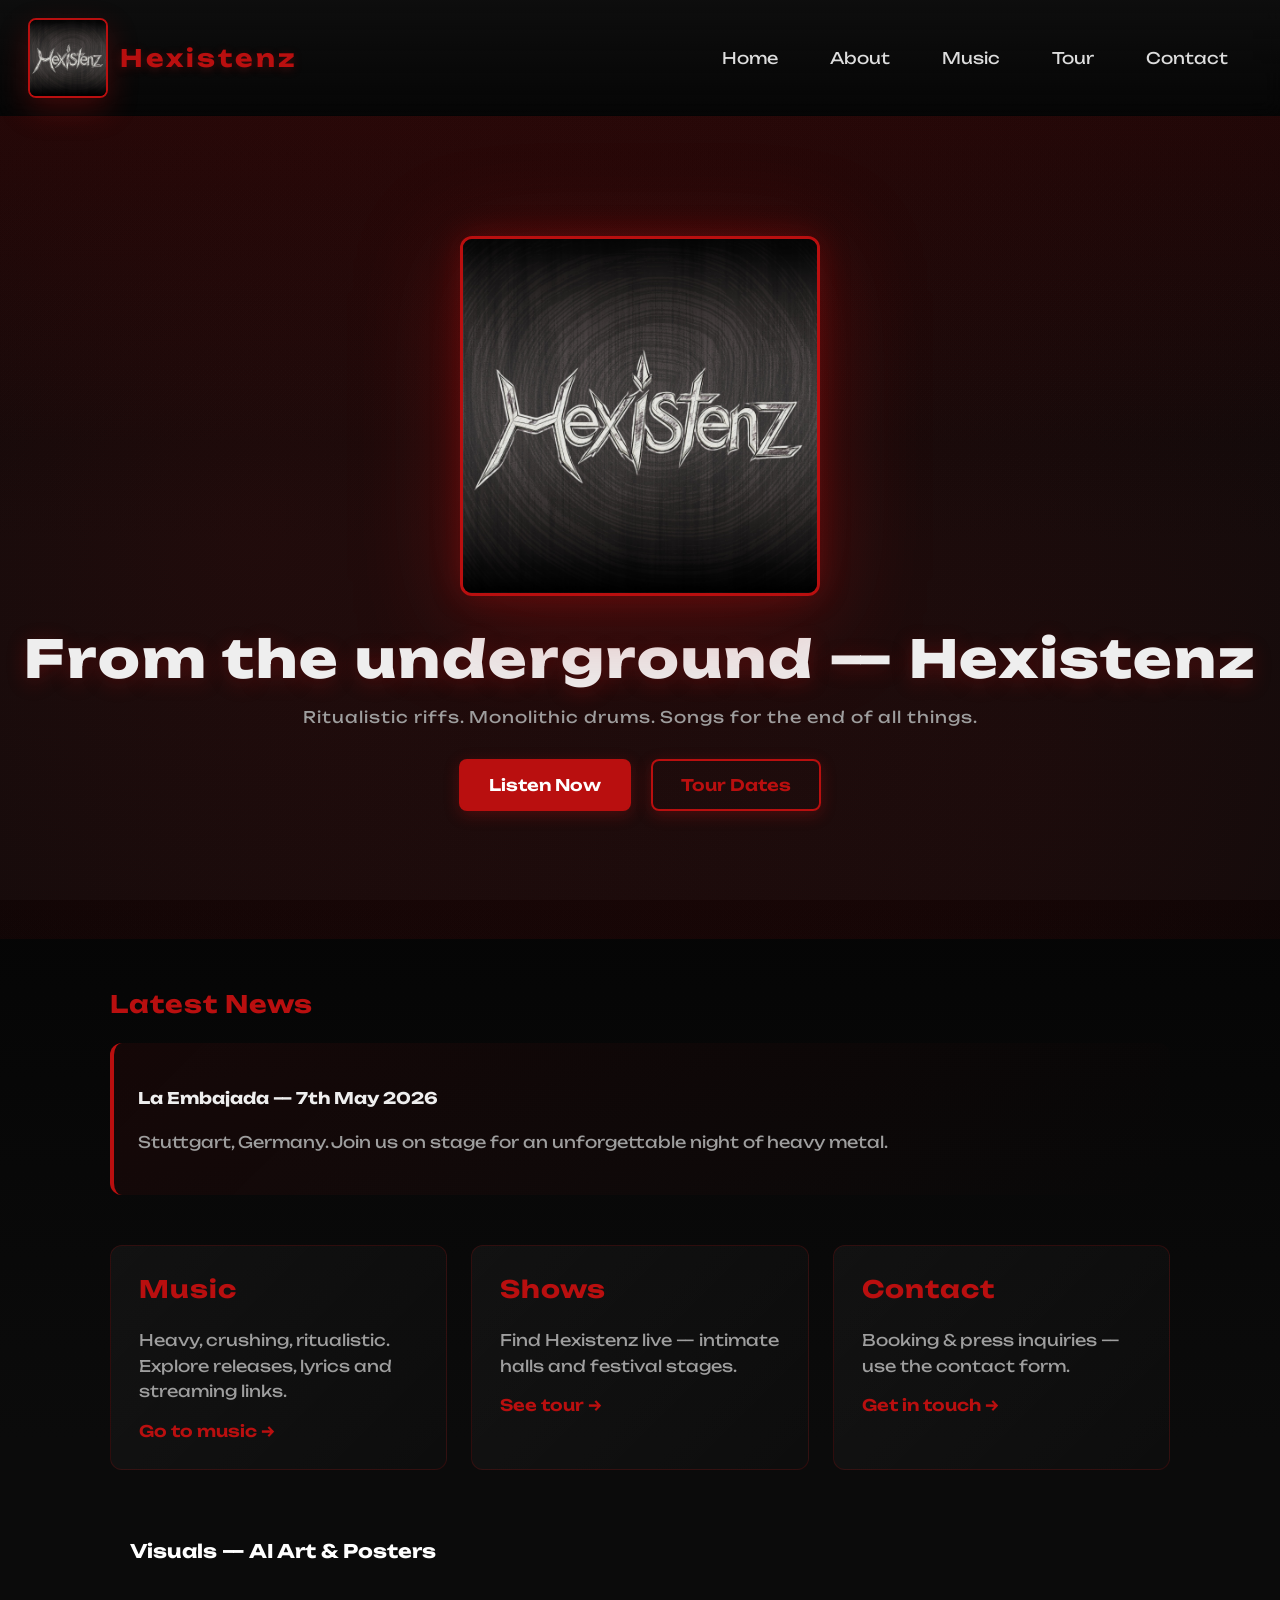
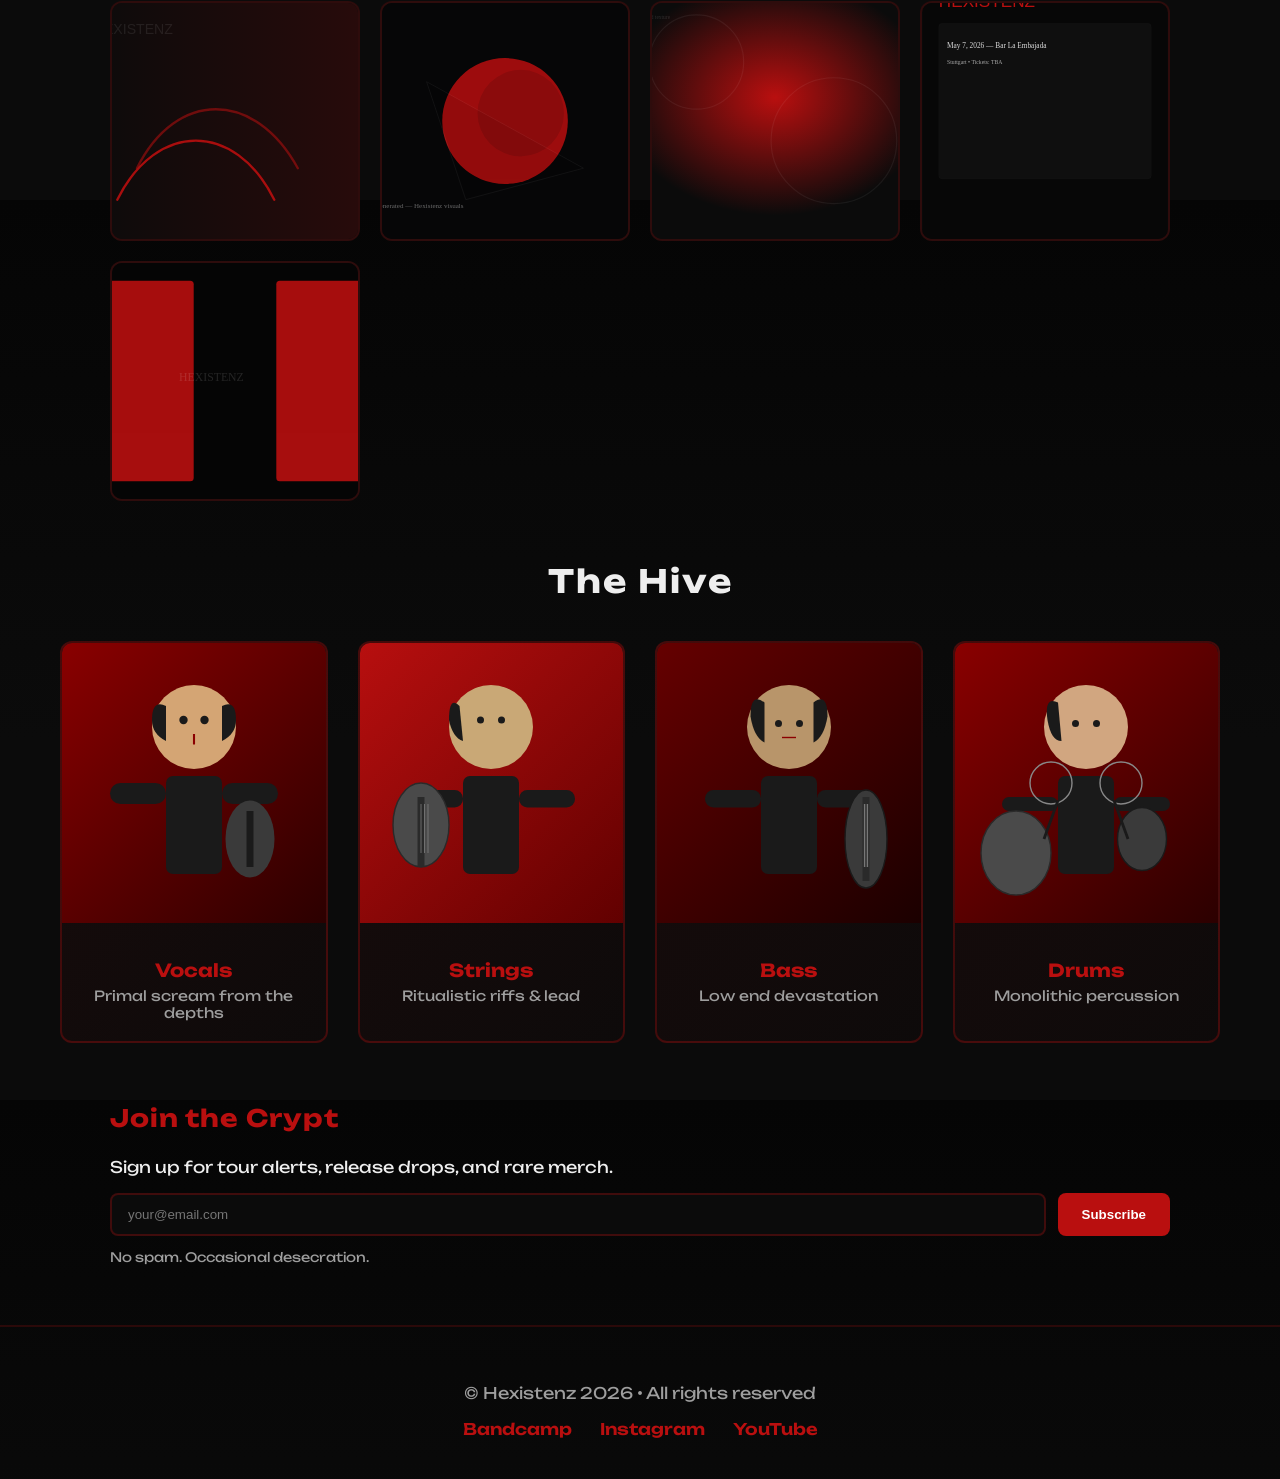
<file: index.html>
<!doctype html>
<html lang="en">
<head>
  <meta charset="utf-8">
  <meta name="viewport" content="width=device-width,initial-scale=1">
  <title>Hexistenz — Official</title>
  <link rel="stylesheet" href="css/styles.css">
  <meta name="description" content="Hexistenz — extreme metal from the abyss. Official band site: news, music, tour dates, merch and contact.">
  <link rel="icon" href="assets/resources/Hexistenz.jpeg">
</head>
<body>
  <header class="site-header">
    <div class="brand">
      <img src="assets/resources/Hexistenz.jpeg" alt="Hexistenz logo" class="logo">
      <h1>Hexistenz</h1>
    </div>
    <nav class="main-nav">
      <a href="index.html">Home</a>
      <a href="about.html">About</a>
      <a href="music.html">Music</a>
      <a href="tour.html">Tour</a>
      <a href="contact.html">Contact</a>
    </nav>
    <button class="nav-toggle" aria-label="Toggle navigation">☰</button>
  </header>

  <main>
    <section class="hero">
      <div class="hero-inner">
        <img class="hero-logo" src="assets/resources/Hexistenz.jpeg" alt="Hexistenz logo large">
        <h2>From the underground — Hexistenz</h2>
        <p class="tag">Ritualistic riffs. Monolithic drums. Songs for the end of all things.</p>
        <div class="cta">
          <a class="btn" href="music.html">Listen Now</a>
          <a class="btn ghost" href="tour.html">Tour Dates</a>
        </div>
      </div>
    </section>

    <section class="news">
      <h3>Latest News</h3>
      <article>
        <h4>La Embajada — 7th May 2026</h4>
        <p>Stuttgart, Germany. Join us on stage for an unforgettable night of heavy metal.</p>
      </article>
    </section>

    <section class="features">
      <div class="col">
        <h3>Music</h3>
        <p>Heavy, crushing, ritualistic. Explore releases, lyrics and streaming links.</p>
        <a href="music.html" class="link">Go to music →</a>
      </div>
      <div class="col">
        <h3>Shows</h3>
        <p>Find Hexistenz live — intimate halls and festival stages.</p>
        <a href="tour.html" class="link">See tour →</a>
      </div>
      <div class="col">
        <h3>Contact</h3>
        <p>Booking & press inquiries — use the contact form.</p>
        <a href="contact.html" class="link">Get in touch →</a>
      </div>
    </section>

    <section class="gallery">
      <h3 style="grid-column:1/-1;margin-left:20px;color:#fff">Visuals — AI Art & Posters</h3>
      <img src="assets/images/ai1.svg" alt="AI artwork 1">
      <img src="assets/images/ai2.svg" alt="AI artwork 2">
      <img src="assets/images/ai3.svg" alt="AI artwork 3">
      <img src="assets/images/generic1.svg" alt="Poster 1">
      <img src="assets/images/generic2.svg" alt="Poster 2">
    </section>

    <!-- Band Members -->
    <section class="band-members">
      <h3>The Hive</h3>
      <div class="members-grid">
        <div class="member-card">
          <img src="assets/images/band/vocalist.svg" alt="Vocalist" class="member-image">
          <div class="member-info">
            <h4>Vocals</h4>
            <p>Primal scream from the depths</p>
          </div>
        </div>
        <div class="member-card">
          <img src="assets/images/band/guitarist.svg" alt="Guitarist" class="member-image">
          <div class="member-info">
            <h4>Strings</h4>
            <p>Ritualistic riffs & lead</p>
          </div>
        </div>
        <div class="member-card">
          <img src="assets/images/band/bassist.svg" alt="Bassist" class="member-image">
          <div class="member-info">
            <h4>Bass</h4>
            <p>Low end devastation</p>
          </div>
        </div>
        <div class="member-card">
          <img src="assets/images/band/drummer.svg" alt="Drummer" class="member-image">
          <div class="member-info">
            <h4>Drums</h4>
            <p>Monolithic percussion</p>
          </div>
        </div>
      </div>
    </section>
    <section class="newsletter">
      <h3>Join the Crypt</h3>
      <p>Sign up for tour alerts, release drops, and rare merch.</p>
      <form id="newsletter">
        <input type="email" name="email" placeholder="your@email.com" required>
        <button type="submit">Subscribe</button>
      </form>
      <p class="muted">No spam. Occasional desecration.</p>
    </section>
  </main>

  <footer class="site-footer">
    <p>© Hexistenz 2026 • All rights reserved</p>
    <div class="social">
      <a href="#">Bandcamp</a>
      <a href="#">Instagram</a>
      <a href="#">YouTube</a>
    </div>
  </footer>

  <script src="js/script.js"></script>
</body>
</html>
</file>
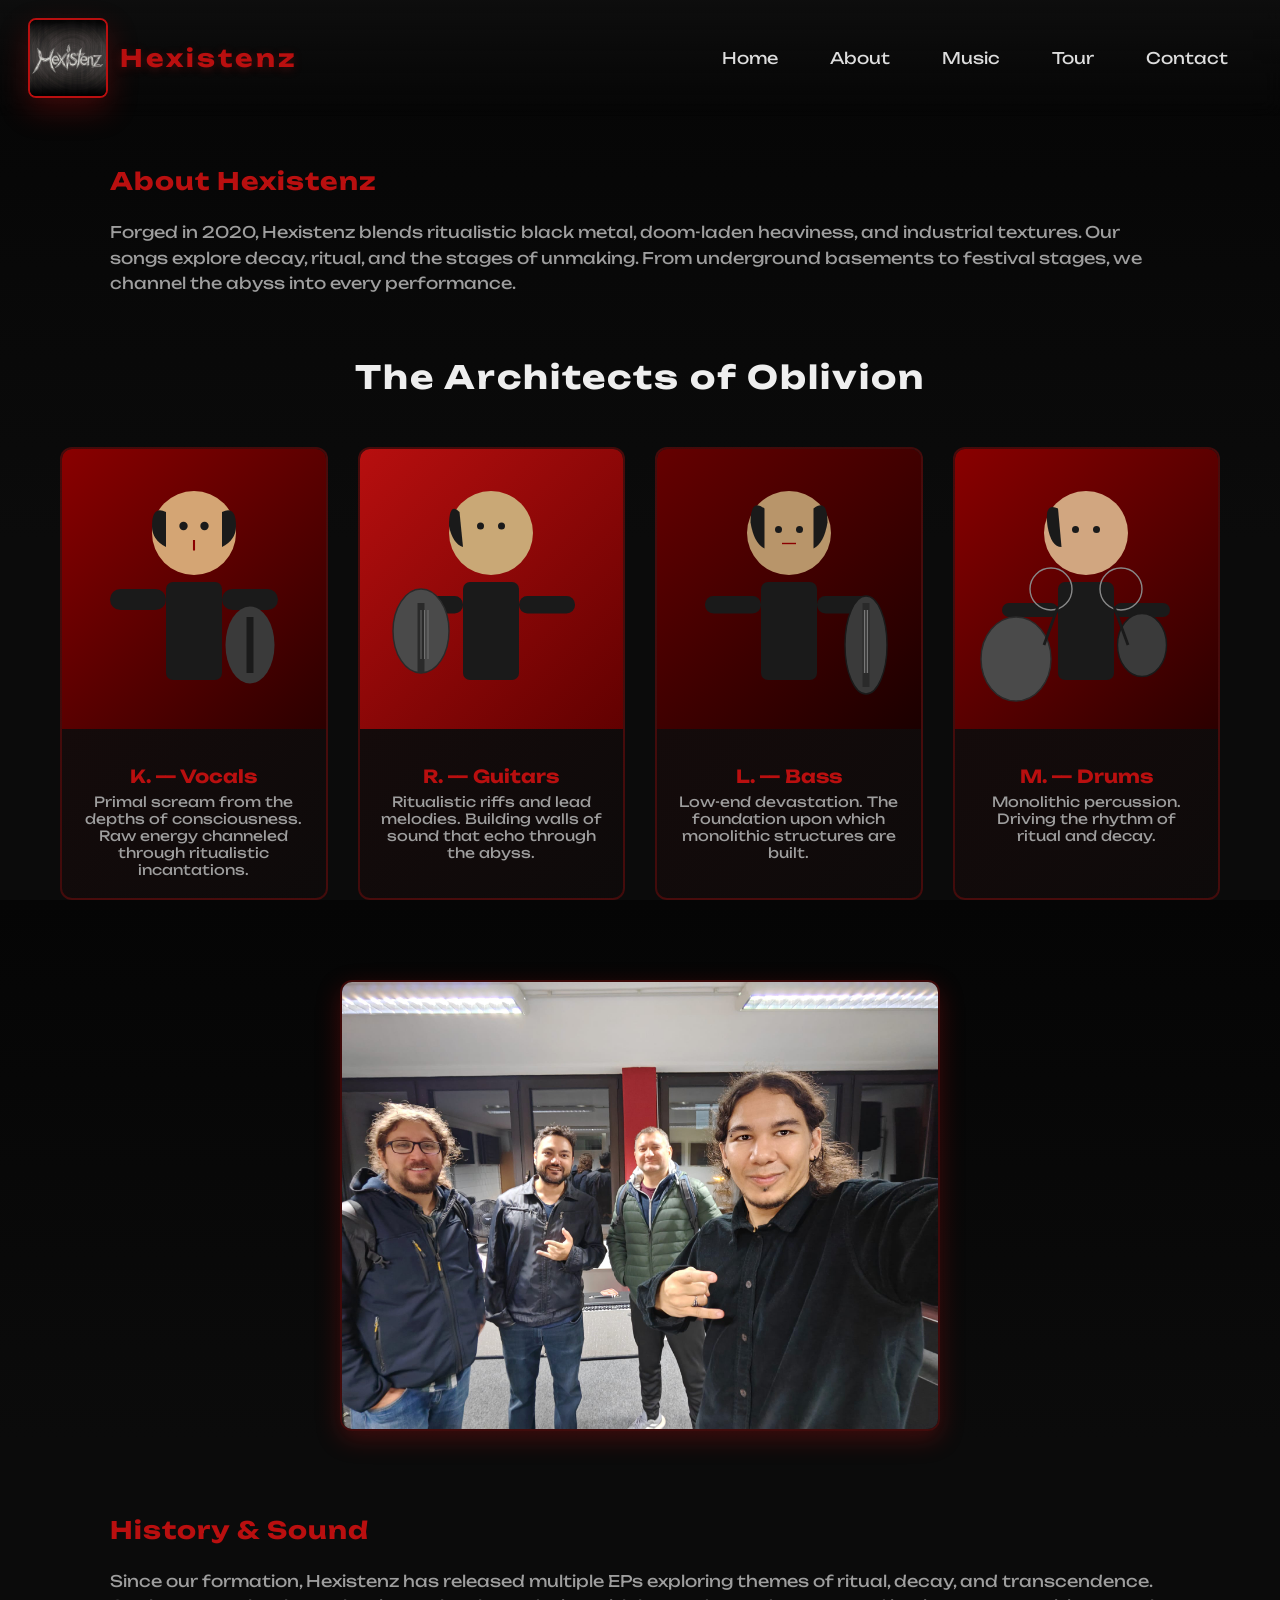
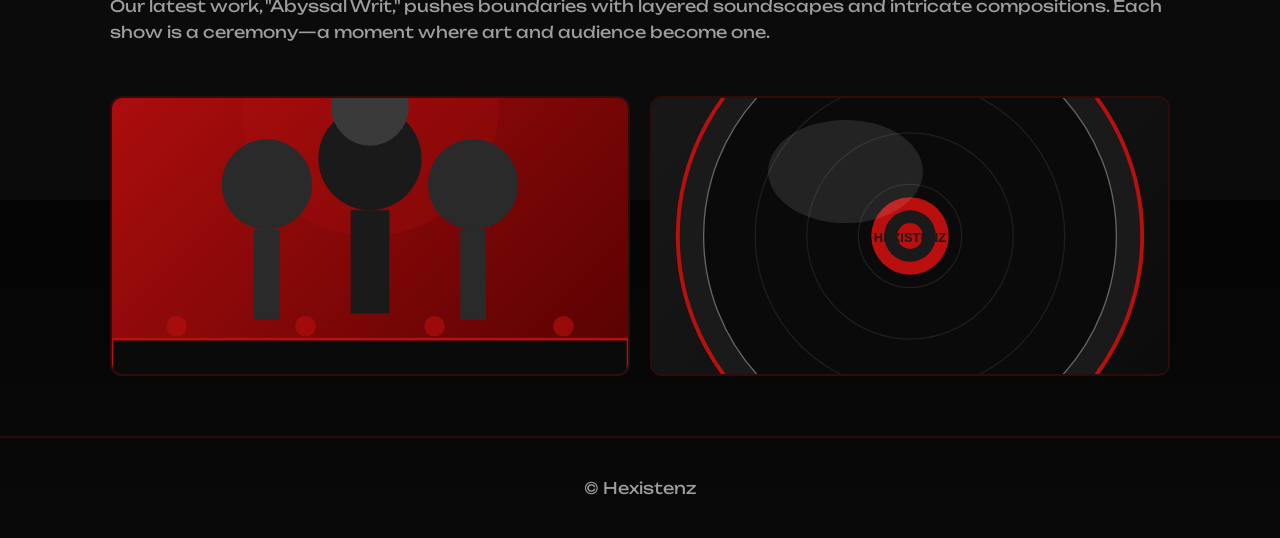
<file: about.html>
<!doctype html>
<html lang="en">
<head>
  <meta charset="utf-8">
  <meta name="viewport" content="width=device-width,initial-scale=1">
  <title>About — Hexistenz</title>
  <link rel="stylesheet" href="css/styles.css">
</head>
<body>
  <header class="site-header">
    <div class="brand">
      <img src="assets/resources/Hexistenz.jpeg" alt="logo" class="logo">
      <h1>Hexistenz</h1>
    </div>
    <nav class="main-nav">
      <a href="index.html">Home</a>
      <a href="about.html">About</a>
      <a href="music.html">Music</a>
      <a href="tour.html">Tour</a>
      <a href="contact.html">Contact</a>
    </nav>
  </header>

  <main>
    <section class="news">
      <h3>About Hexistenz</h3>
      <p>Forged in 2020, Hexistenz blends ritualistic black metal, doom-laden heaviness, and industrial textures. Our songs explore decay, ritual, and the stages of unmaking. From underground basements to festival stages, we channel the abyss into every performance.</p>
    </section>

    <!-- Detailed Band Members -->
    <section class="band-members">
      <h3 style="margin-bottom:50px">The Architects of Oblivion</h3>
      <div class="members-grid">
        <div class="member-card">
          <img src="assets/images/band/vocalist.svg" alt="K. — Vocals" class="member-image">
          <div class="member-info">
            <h4>K. — Vocals</h4>
            <p>Primal scream from the depths of consciousness. Raw energy channeled through ritualistic incantations.</p>
          </div>
        </div>
        <div class="member-card">
          <img src="assets/images/band/guitarist.svg" alt="R. — Guitars" class="member-image">
          <div class="member-info">
            <h4>R. — Guitars</h4>
            <p>Ritualistic riffs and lead melodies. Building walls of sound that echo through the abyss.</p>
          </div>
        </div>
        <div class="member-card">
          <img src="assets/images/band/bassist.svg" alt="L. — Bass" class="member-image">
          <div class="member-info">
            <h4>L. — Bass</h4>
            <p>Low-end devastation. The foundation upon which monolithic structures are built.</p>
          </div>
        </div>
        <div class="member-card">
          <img src="assets/images/band/drummer.svg" alt="M. — Drums" class="member-image">
          <div class="member-info">
            <h4>M. — Drums</h4>
            <p>Monolithic percussion. Driving the rhythm of ritual and decay.</p>
          </div>
        </div>
      </div>
    </section>

    <!-- Band Photo -->
    <section class="news" style="text-align:center;margin-top:60px">
      <img src="assets/resources/BandMates.jpeg" alt="Hexistenz band photo" style="width:100%;max-width:600px;border-radius:12px;border:2px solid rgba(185,15,15,0.3);margin:20px 0;box-shadow:0 8px 25px rgba(185,15,15,0.3)">
    </section>

    <!-- Band History & Visuals -->
    <section class="news" style="margin-top:60px">
      <h3>History & Sound</h3>
      <p>Since our formation, Hexistenz has released multiple EPs exploring themes of ritual, decay, and transcendence. Our latest work, "Abyssal Writ," pushes boundaries with layered soundscapes and intricate compositions. Each show is a ceremony—a moment where art and audience become one.</p>
    </section>

    <section class="gallery" style="grid-template-columns:repeat(auto-fit,minmax(240px,1fr))">
      <img src="assets/images/hexistenz/band-live.svg" alt="Hexistenz live" style="height:280px">
      <img src="assets/images/hexistenz/vinyl.svg" alt="Hexistenz vinyl" style="height:280px">
    </section>
  </main>

  <footer class="site-footer">© Hexistenz</footer>
  <script src="js/script.js"></script>
</body>
</html>
</file>
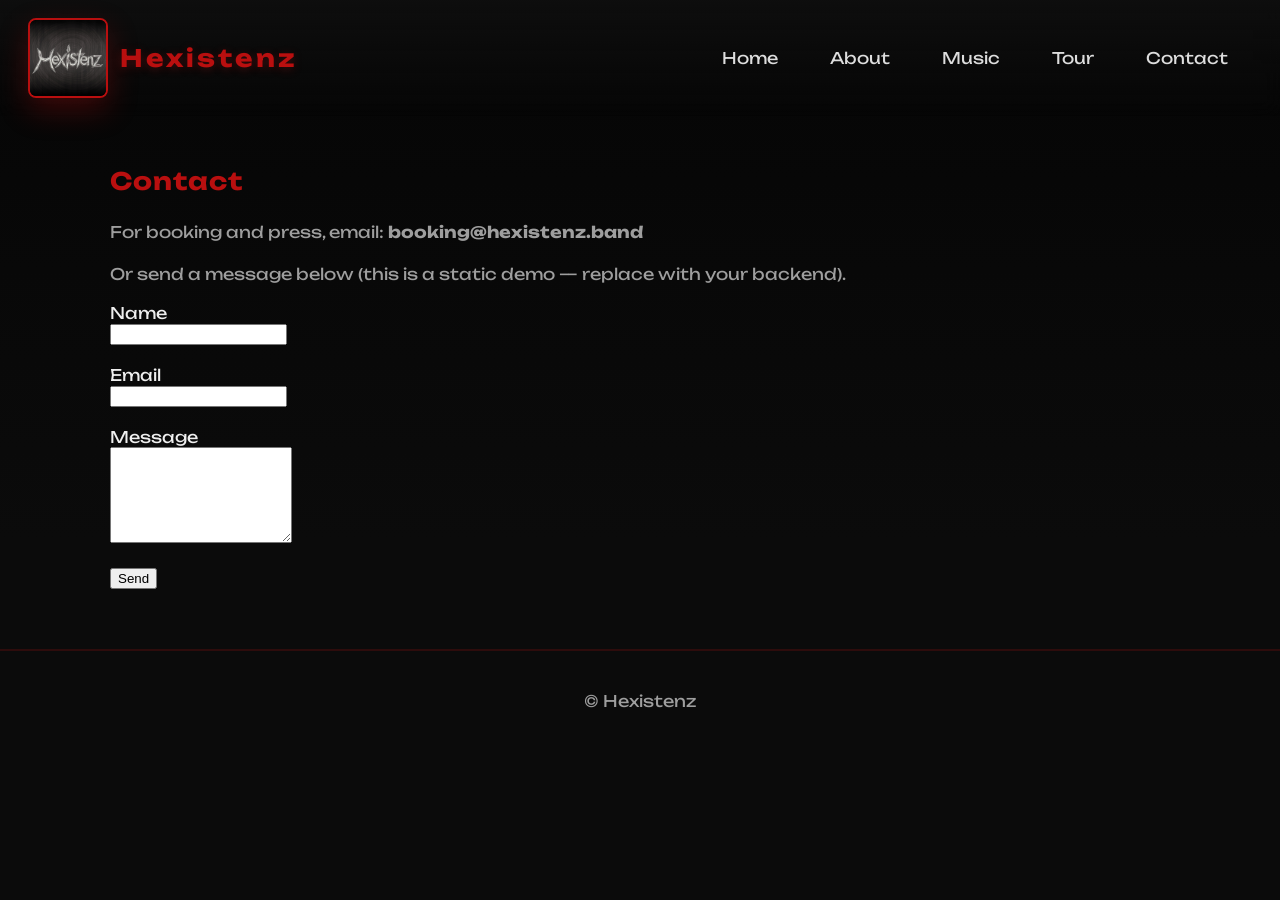
<file: contact.html>
<!doctype html>
<html lang="en">
<head>
  <meta charset="utf-8">
  <meta name="viewport" content="width=device-width,initial-scale=1">
  <title>Contact — Hexistenz</title>
  <link rel="stylesheet" href="css/styles.css">
</head>
<body>
  <header class="site-header">
    <div class="brand">
      <img src="assets/resources/Hexistenz.jpeg" alt="logo" class="logo">
      <h1>Hexistenz</h1>
    </div>
    <nav class="main-nav">
      <a href="index.html">Home</a>
      <a href="about.html">About</a>
      <a href="music.html">Music</a>
      <a href="tour.html">Tour</a>
      <a href="contact.html">Contact</a>
    </nav>
  </header>

  <main>
    <section class="news">
      <h3>Contact</h3>
      <p>For booking and press, email: <strong>booking@hexistenz.band</strong></p>
      <p>Or send a message below (this is a static demo — replace with your backend).</p>

      <form id="contact-form" onsubmit="event.preventDefault(); alert('Message demo sent — implement backend');">
        <label>Name<br><input type="text" name="name" required></label><br><br>
        <label>Email<br><input type="email" name="email" required></label><br><br>
        <label>Message<br><textarea name="message" rows="6" required></textarea></label><br><br>
        <button type="submit">Send</button>
      </form>
    </section>
  </main>

  <footer class="site-footer">© Hexistenz</footer>
  <script src="js/script.js"></script>
</body>
</html>
</file>
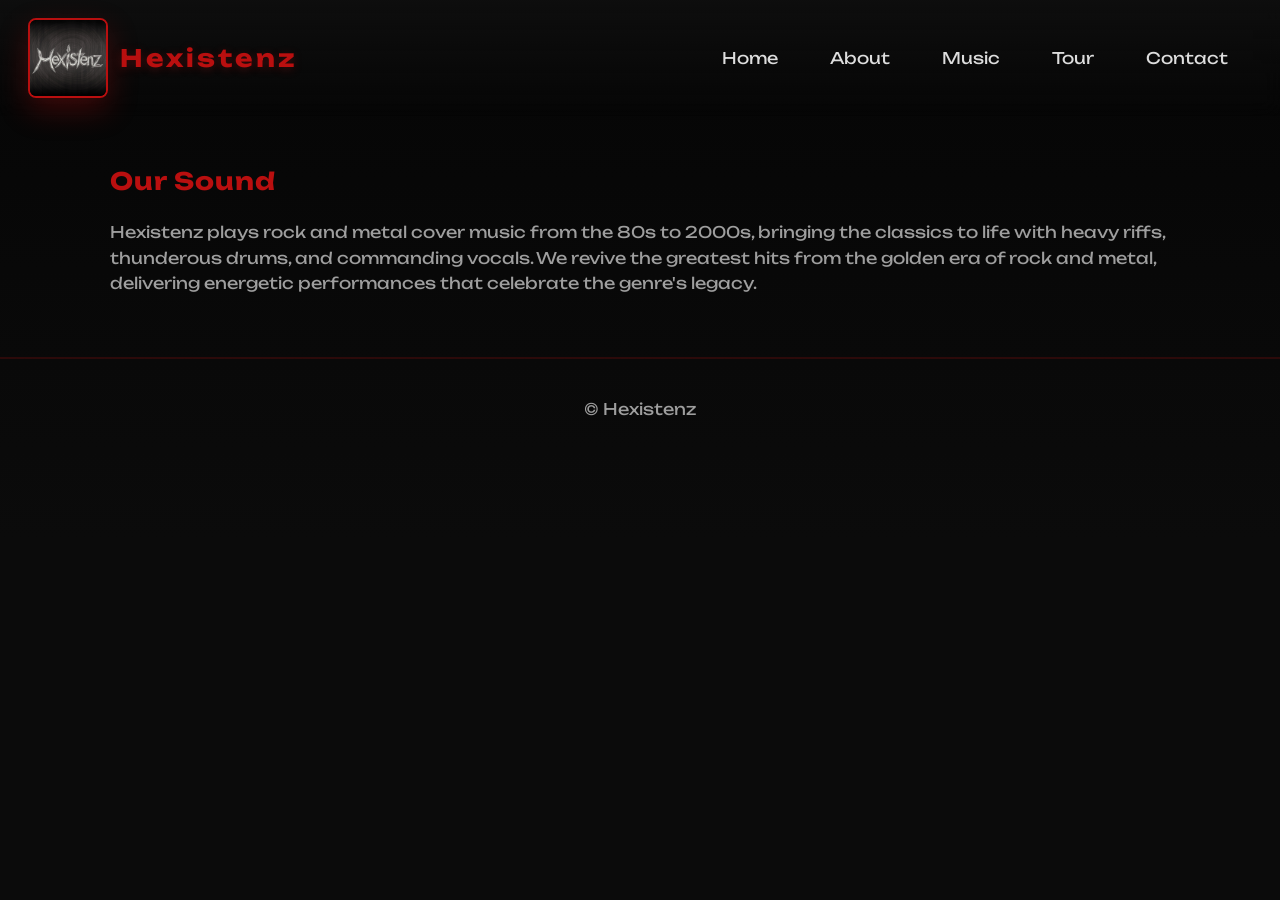
<file: music.html>
<!doctype html>
<html lang="en">
<head>
  <meta charset="utf-8">
  <meta name="viewport" content="width=device-width,initial-scale=1">
  <title>Music — Hexistenz</title>
  <link rel="stylesheet" href="css/styles.css">
</head>
<body>
  <header class="site-header">
    <div class="brand">
      <img src="assets/resources/Hexistenz.jpeg" alt="logo" class="logo">
      <h1>Hexistenz</h1>
    </div>
    <nav class="main-nav">
      <a href="index.html">Home</a>
      <a href="about.html">About</a>
      <a href="music.html">Music</a>
      <a href="tour.html">Tour</a>
      <a href="contact.html">Contact</a>
    </nav>
  </header>

  <main>
    <section class="news">
      <h3>Our Sound</h3>
      <p>Hexistenz plays rock and metal cover music from the 80s to 2000s, bringing the classics to life with heavy riffs, thunderous drums, and commanding vocals. We revive the greatest hits from the golden era of rock and metal, delivering energetic performances that celebrate the genre's legacy.</p>
    </section>
  </main>

  <footer class="site-footer">© Hexistenz</footer>
  <script src="js/script.js"></script>
</body>
</html>
</file>
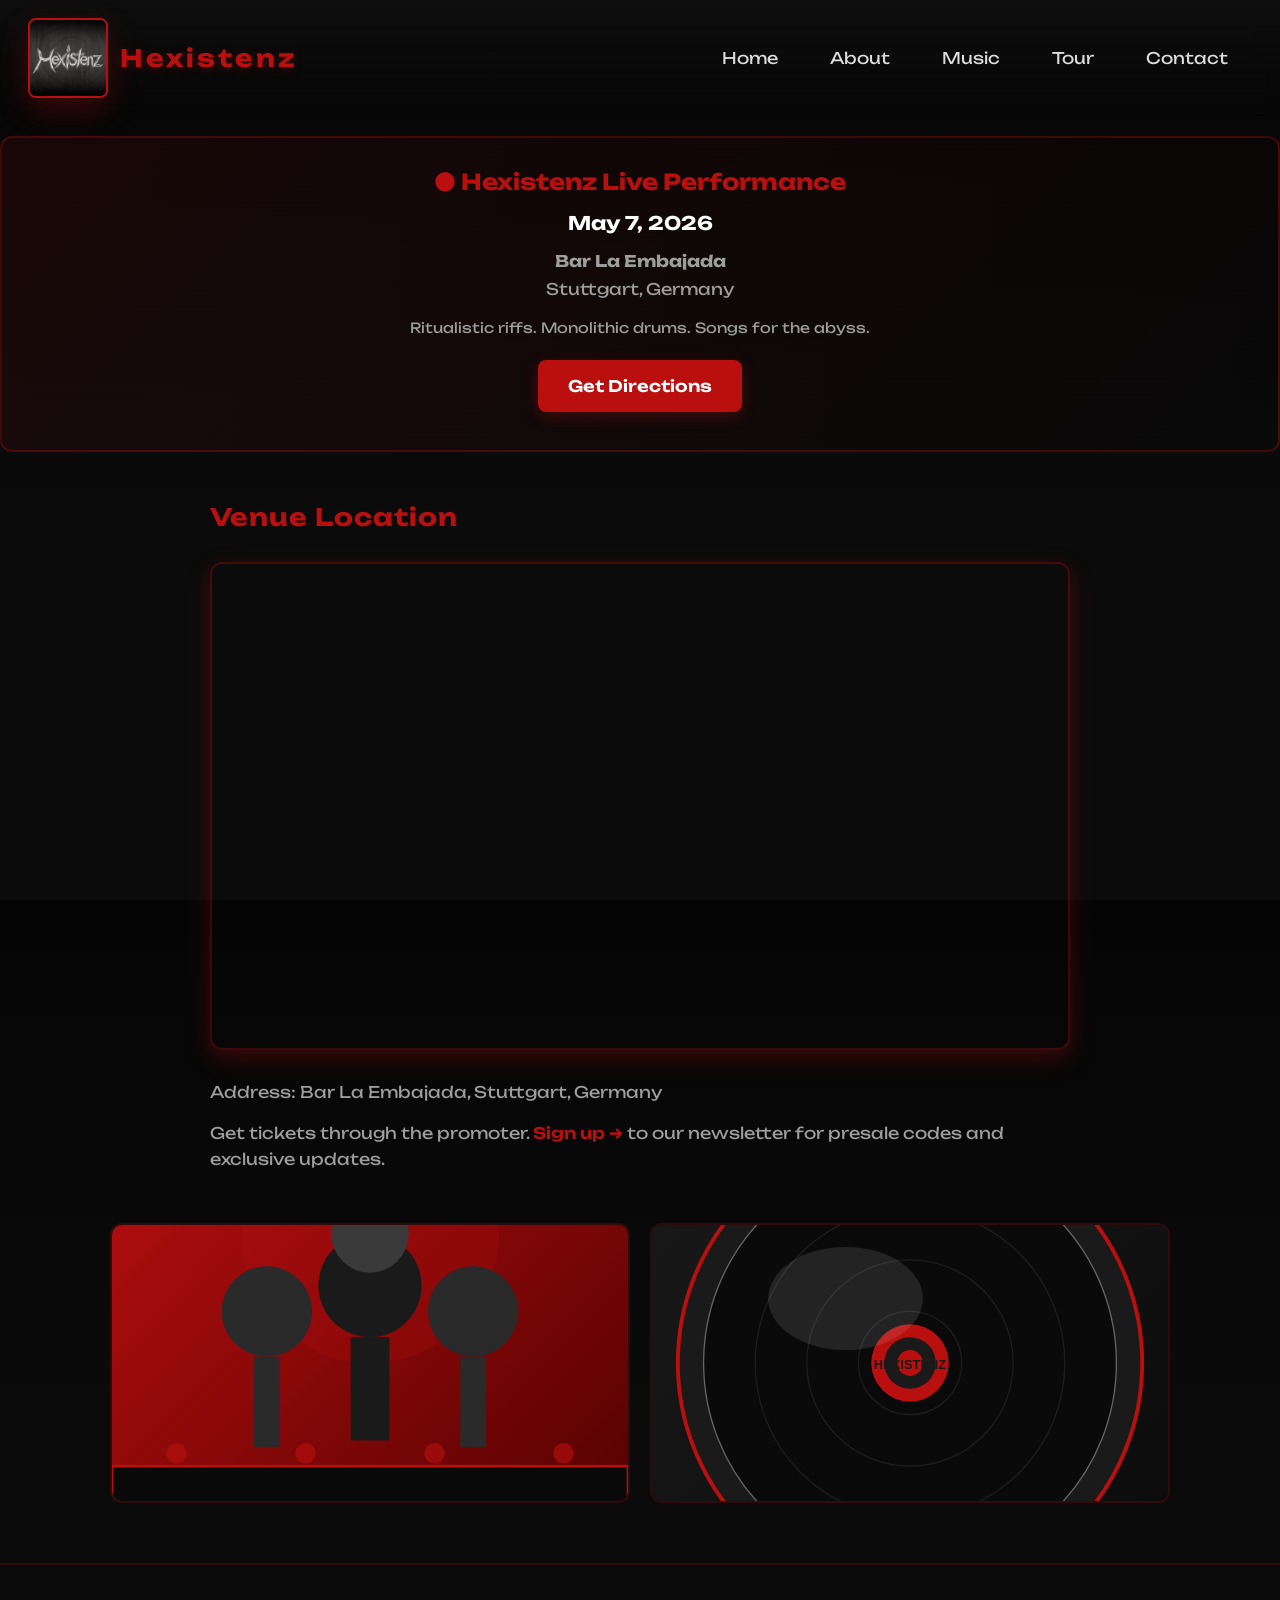
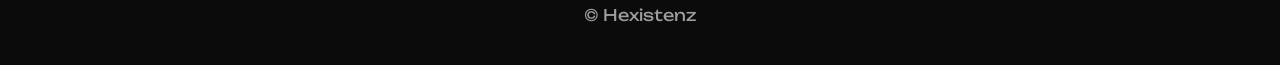
<file: tour.html>
<!doctype html>
<html lang="en">
<head>
  <meta charset="utf-8">
  <meta name="viewport" content="width=device-width,initial-scale=1">
  <title>Tour — Hexistenz</title>
  <link rel="stylesheet" href="css/styles.css">
</head>
<body>
  <header class="site-header">
    <div class="brand">
      <img src="assets/resources/Hexistenz.jpeg" alt="logo" class="logo">
      <h1>Hexistenz</h1>
    </div>
    <nav class="main-nav">
      <a href="index.html">Home</a>
      <a href="about.html">About</a>
      <a href="music.html">Music</a>
      <a href="tour.html">Tour</a>
      <a href="contact.html">Contact</a>
    </nav>
  </header>

  <main>
    <section class="event-card">
      <h4>🌑 Hexistenz Live Performance</h4>
      <h3 style="margin:16px 0;color:#fff">May 7, 2026</h3>
      <p><strong>Bar La Embajada</strong></p>
      <p>Stuttgart, Germany</p>
      <p style="margin-top:20px;font-size:14px">Ritualistic riffs. Monolithic drums. Songs for the abyss.</p>
      <a href="https://www.google.com/maps/search/?api=1&query=Bar+La+Embajada+Stuttgart" target="_blank" rel="noopener" class="btn" style="margin-top:16px">Get Directions</a>
    </section>

    <!-- Google Maps Embed -->
    <section class="news" style="max-width:900px">
      <h3>Venue Location</h3>
      <div class="map-container">
        <iframe src="https://www.google.com/maps/embed?pb=!1m18!1m12!1m3!1d2649.5748267899!2d9.166667!3d48.775556!2m3!1f0!2f0!3f0!3m2!1i1024!2i768!4f13.1!3m3!1m2!1s0x4799c0e5d1b5d5d5%3A0x1234567890abcdef!2sBar%20La%20Embajada%2C%20Stuttgart!5e0!3m2!1sen!2sde!4v1713607200000" allowfullscreen="" loading="lazy" referrerpolicy="no-referrer-when-downgrade"></iframe>
      </div>
      <p style="margin-top:20px;color:var(--muted)">Address: Bar La Embajada, Stuttgart, Germany</p>
      <p>Get tickets through the promoter. <a href="contact.html" class="link">Sign up →</a> to our newsletter for presale codes and exclusive updates.</p>
    </section>

    <section class="gallery" style="grid-template-columns:repeat(auto-fit,minmax(240px,1fr))">
      <img src="assets/images/hexistenz/band-live.svg" alt="Hexistenz live performance" style="height:280px">
      <img src="assets/images/hexistenz/vinyl.svg" alt="Hexistenz vinyl record" style="height:280px">
    </section>
  </main>

  <footer class="site-footer">© Hexistenz</footer>
  <script src="js/script.js"></script>
</body>
</html>
</file>
<file: css/styles.css>
@import url('https://fonts.googleapis.com/css2?family=Unbounded:wght@300;600;800&display=swap');
:root{
  --bg:#0b0b0b; --panel:#0f0f0f; --accent:#b90f0f; --muted:#9e9e9e; --glass:rgba(255,255,255,0.03); --shadow-accent:rgba(185,15,15,0.3);
}
*{box-sizing:border-box}
html,body{height:100%;margin:0;background:linear-gradient(180deg,#050505 0%, #0b0b0b 60%);color:#eee;font-family:'Unbounded',system-ui,Arial,Helvetica,sans-serif}
.site-header{display:flex;align-items:center;justify-content:space-between;padding:18px 28px;background:linear-gradient(180deg, rgba(15,15,15,0.9), transparent);position:sticky;top:0;z-index:10;backdrop-filter:blur(10px)}
.brand{display:flex;align-items:center;gap:12px}
.logo{width:80px;height:80px;object-fit:contain;border-radius:8px;box-shadow:0 12px 30px var(--shadow-accent);border:2px solid var(--accent);transition:transform 0.3s}
.logo:hover{transform:scale(1.05)}
.site-header h1{margin:0;font-size:24px;letter-spacing:3px;color:var(--accent);text-shadow:0 2px 10px var(--shadow-accent)}
.main-nav a{color:#ddd;text-decoration:none;margin:0 12px;padding:8px 12px;border-radius:6px;transition:all 0.3s;border-bottom:2px solid transparent}
.main-nav a:hover{background:var(--glass);color:var(--accent);border-bottom-color:var(--accent)}
.nav-toggle{display:none;background:transparent;border:1px solid rgba(255,255,255,0.04);color:#fff;padding:8px 10px;border-radius:6px}
.hero{padding:120px 20px;text-align:center;background:linear-gradient(180deg, rgba(185,15,15,0.12), transparent 40%);position:relative;overflow:hidden}
.hero::before{content:'';position:absolute;top:0;left:0;right:0;bottom:0;background-image:radial-gradient(circle at 20% 50%, rgba(185,15,15,0.1), transparent), radial-gradient(circle at 80% 80%, rgba(185,15,15,0.08), transparent);pointer-events:none}
.hero-inner{position:relative;z-index:2}
.hero h2{font-size:52px;margin:0 0 12px;font-weight:800;letter-spacing:2px;text-shadow:0 4px 20px var(--shadow-accent)}
.hero .tag{color:var(--muted);margin-bottom:24px;font-size:16px;letter-spacing:1px}
.btn{display:inline-block;background:var(--accent);color:#fff;padding:14px 28px;border-radius:8px;text-decoration:none;margin:8px;font-weight:600;transition:all 0.3s;box-shadow:0 4px 15px var(--shadow-accent);border:2px solid var(--accent)}
.btn:hover{transform:translateY(-2px);box-shadow:0 8px 25px var(--shadow-accent)}
.btn.ghost{background:transparent;border:2px solid var(--accent);color:var(--accent)}
.btn.ghost:hover{background:rgba(185,15,15,0.1)}
.news, .features, .newsletter{max-width:1100px;margin:50px auto;padding:0 20px}
.features{display:grid;grid-template-columns:repeat(auto-fit,minmax(240px,1fr));gap:24px}
.col{background:linear-gradient(135deg, rgba(255,255,255,0.04), rgba(255,255,255,0.01));padding:28px;border-radius:12px;border:1px solid rgba(185,15,15,0.2);transition:all 0.3s}
.col:hover{border-color:var(--accent);box-shadow:0 8px 30px var(--shadow-accent)}
.news article{background:linear-gradient(135deg, rgba(185,15,15,0.08), transparent);padding:24px;border-radius:12px;border-left:4px solid var(--accent)}
.news h3, .features h3, .newsletter h3{margin-top:0;font-size:24px;color:var(--accent);letter-spacing:1px}
.news p, .col p{color:var(--muted);line-height:1.6}
.link{color:var(--accent);text-decoration:none;font-weight:600;transition:all 0.3s}
.link:hover{text-decoration:underline}
.newsletter form{display:flex;gap:12px;margin-top:16px;flex-wrap:wrap}
.newsletter input{flex:1;min-width:200px;padding:12px 16px;border-radius:8px;border:2px solid rgba(185,15,15,0.3);background:#0b0b0b;color:#fff;transition:all 0.3s}
.newsletter input:focus{outline:none;border-color:var(--accent);box-shadow:0 0 15px var(--shadow-accent)}
.newsletter button{background:var(--accent);border:none;padding:12px 24px;border-radius:8px;color:#fff;font-weight:600;cursor:pointer;transition:all 0.3s}
.newsletter button:hover{transform:translateY(-2px);box-shadow:0 6px 20px var(--shadow-accent)}
.site-footer{padding:40px 24px;text-align:center;color:var(--muted);border-top:2px solid rgba(185,15,15,0.2);margin-top:60px}
.social a{color:var(--accent);margin:0 12px;text-decoration:none;font-weight:600;transition:all 0.3s}
.social a:hover{text-decoration:underline}
.muted{color:var(--muted);font-size:13px}

/* Hero-dominant logo */
.hero .hero-logo{width:360px;height:360px;max-width:85vw;margin:0 auto 30px;display:block;object-fit:contain;border-radius:12px;filter:drop-shadow(0 20px 50px rgba(185,15,15,0.35));border:3px solid var(--accent);box-shadow:0 0 30px var(--shadow-accent),inset 0 0 20px rgba(185,15,15,0.1)}

/* Band members section */
.band-members{max-width:1200px;margin:60px auto;padding:0 20px}
.band-members h3{font-size:32px;margin-bottom:40px;text-align:center;letter-spacing:2px}
.members-grid{display:grid;grid-template-columns:repeat(auto-fit,minmax(220px,1fr));gap:30px;margin:30px 0}
.member-card{background:linear-gradient(135deg, rgba(185,15,15,0.08), rgba(185,15,15,0.02));border:2px solid rgba(185,15,15,0.3);border-radius:12px;overflow:hidden;transition:all 0.3s;text-align:center}
.member-card:hover{transform:translateY(-8px);border-color:var(--accent);box-shadow:0 12px 40px var(--shadow-accent)}
.member-image{width:100%;height:280px;object-fit:cover;background:#1a1a1a}
.member-info{padding:20px}
.member-info h4{margin:12px 0 6px;font-size:18px;color:var(--accent)}
.member-info p{margin:0;color:var(--muted);font-size:14px}

/* Gallery */
.gallery{display:grid;grid-template-columns:repeat(auto-fit,minmax(220px,1fr));gap:20px;max-width:1100px;margin:30px auto;padding:0 20px}
.gallery img{width:100%;height:240px;object-fit:cover;border-radius:12px;border:2px solid rgba(185,15,15,0.2);background:#0b0b0b;transition:all 0.3s}
.gallery img:hover{border-color:var(--accent);box-shadow:0 8px 25px var(--shadow-accent)}

/* Google Maps embed */
.map-container{position:relative;padding-bottom:56.25%;height:0;overflow:hidden;border-radius:12px;border:2px solid rgba(185,15,15,0.3);margin:30px 0;box-shadow:0 8px 25px var(--shadow-accent)}
.map-container iframe{position:absolute;top:0;left:0;width:100%;height:100%;border:none}

/* Tour event details */
.event-card{background:linear-gradient(135deg, rgba(185,15,15,0.1), transparent);border:2px solid rgba(185,15,15,0.3);border-radius:12px;padding:30px;margin:20px 0;text-align:center}
.event-card h4{font-size:22px;color:var(--accent);margin:0 0 12px}
.event-card p{margin:8px 0;color:var(--muted)}

/* Responsive */
@media(max-width:780px){
  .main-nav{display:none}
  .nav-toggle{display:block}
  .hero h2{font-size:32px}
  .hero .hero-logo{width:240px;height:240px}
  .members-grid{grid-template-columns:repeat(auto-fit,minmax(180px,1fr));gap:20px}
  .site-header h1{font-size:18px}
}
</file>
